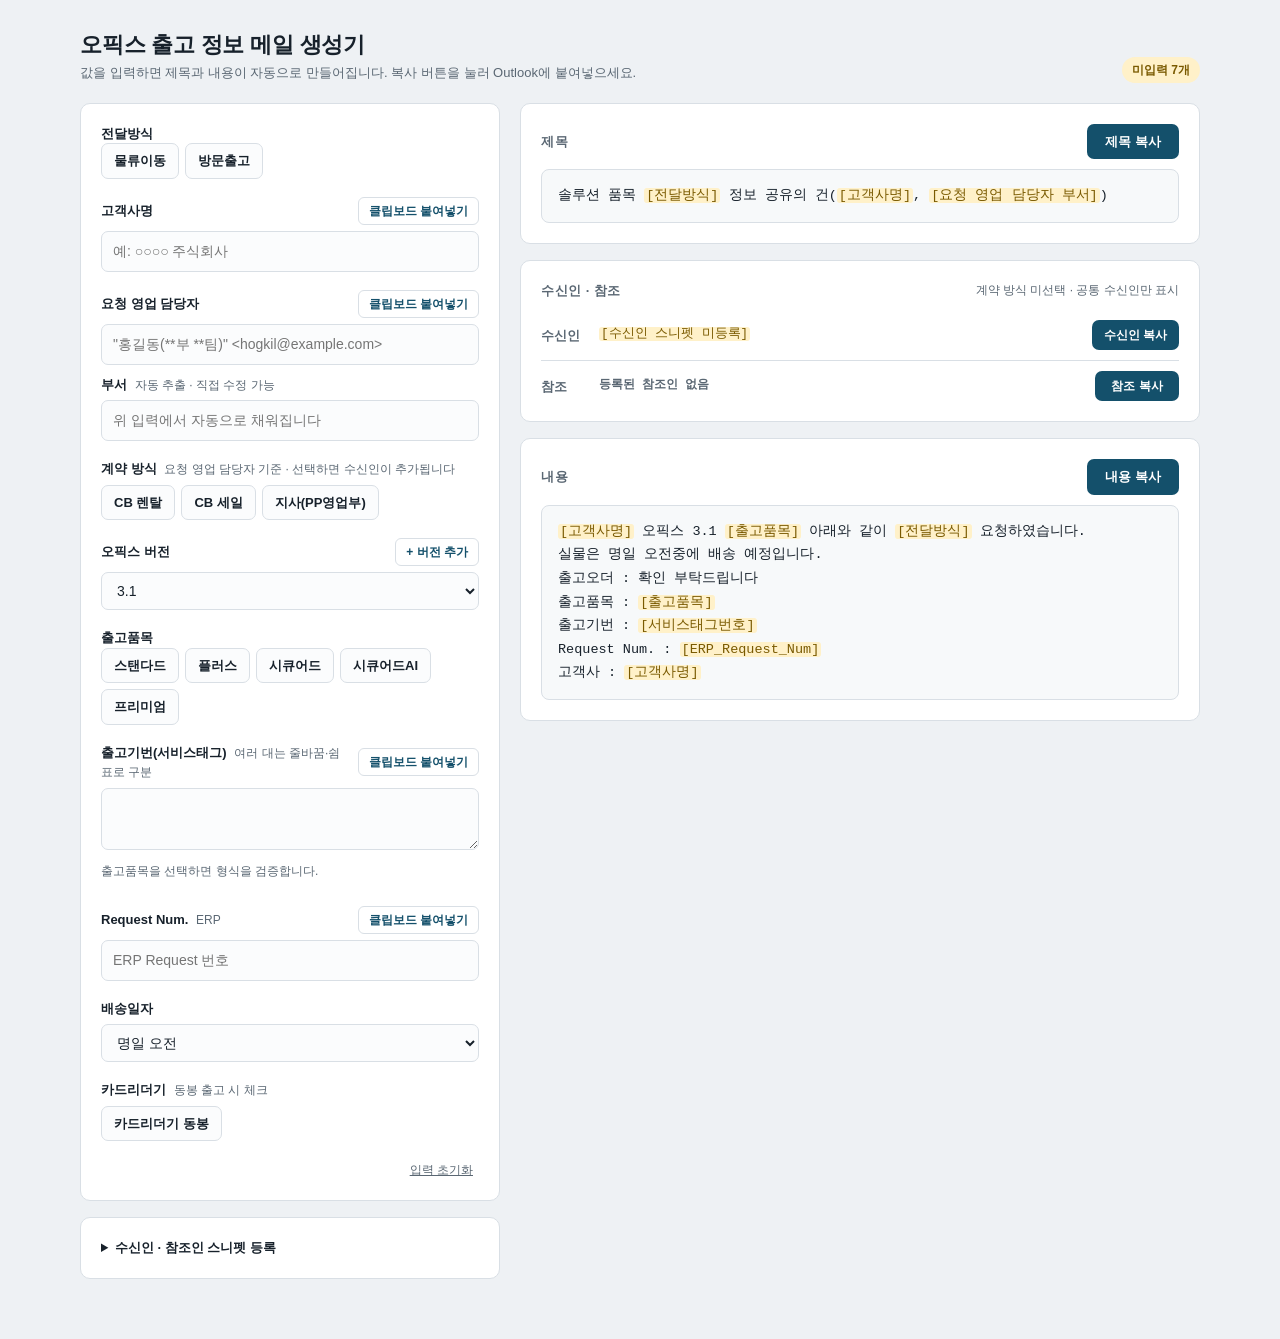
<file: index.html>
<!DOCTYPE html>
<html lang="ko">
<head>
<meta charset="UTF-8">
<meta name="viewport" content="width=device-width, initial-scale=1.0">
<title>오픽스 출고 정보 메일 생성기</title>
<link rel="stylesheet" href="css/style.css">
</head>
<body>
<div class="wrap">
  <header>
    <div>
      <h1>오픽스 출고 정보 메일 생성기</h1>
      <div class="sub">값을 입력하면 제목과 내용이 자동으로 만들어집니다. 복사 버튼을 눌러 Outlook에 붙여넣으세요.</div>
    </div>
    <div class="status" id="status"></div>
  </header>

  <div class="layout">
    <!-- 입력 -->
    <div>
      <div class="card">
        <div class="field">
          <div class="lbl">전달방식</div>
          <div class="seg" id="methodSeg"></div>
        </div>

        <div class="field">
          <div class="lbl-row"><label for="cust">고객사명</label><button class="mini" data-paste="cust" type="button">클립보드 붙여넣기</button></div>
          <input type="text" id="cust" placeholder="예: ○○○○ 주식회사" autocomplete="off">
        </div>

        <div class="field">
          <div class="lbl-row"><label for="sales">요청 영업 담당자</label><button class="mini" data-paste="sales" type="button">클립보드 붙여넣기</button></div>
          <input type="text" id="sales" placeholder='"홍길동(**부 **팀)" &lt;hogkil@example.com&gt;' autocomplete="off">
          <div class="lbl-row" style="margin-top:10px"><label for="dept" style="font-weight:600">부서 <span class="hint">자동 추출 · 직접 수정 가능</span></label></div>
          <input type="text" id="dept" placeholder="위 입력에서 자동으로 채워집니다" autocomplete="off">
        </div>

        <div class="field">
          <div class="lbl">계약 방식 <span class="hint">요청 영업 담당자 기준 · 선택하면 수신인이 추가됩니다</span></div>
          <div class="seg" id="contractSeg" style="margin-top:6px"></div>
        </div>

        <div class="field">
          <div class="lbl-row"><label for="ver">오픽스 버전</label><button class="mini" id="addVer" type="button">+ 버전 추가</button></div>
          <select id="ver"></select>
        </div>

        <div class="field">
          <div class="lbl">출고품목</div>
          <div class="seg" id="itemSeg"></div>
        </div>

        <div class="field">
          <div class="lbl-row"><label for="tags">출고기번(서비스태그) <span class="hint">여러 대는 줄바꿈·쉼표로 구분</span></label><button class="mini" data-paste="tags" type="button">클립보드 붙여넣기</button></div>
          <textarea id="tags" spellcheck="false"></textarea>
          <div class="expect" id="expect"></div>
          <div class="tags" id="tagList"></div>
        </div>

        <div class="field">
          <div class="lbl-row"><label for="erp">Request Num. <span class="hint">ERP</span></label><button class="mini" data-paste="erp" type="button">클립보드 붙여넣기</button></div>
          <input type="text" id="erp" placeholder="ERP Request 번호" autocomplete="off" spellcheck="false">
        </div>

        <div class="field">
          <div class="lbl-row"><label for="ship">배송일자</label></div>
          <div class="row">
            <select id="ship">
              <option value="today_am">금일 오전</option>
              <option value="today_pm">금일 오후</option>
              <option value="tom_am" selected>명일 오전</option>
              <option value="tom_pm">명일 오후</option>
              <option value="date">날짜 지정</option>
            </select>
            <input type="date" id="shipDate" class="fit" style="display:none">
          </div>
        </div>

        <div class="field">
          <div class="lbl">카드리더기 <span class="hint">동봉 출고 시 체크</span></div>
          <div class="seg" style="margin-top:6px"><input type="checkbox" id="readerOn"><label for="readerOn">카드리더기 동봉</label></div>
          <div id="readerQtyWrap" style="display:none; margin-top:8px; align-items:center; gap:8px">
            <label for="readerQty" style="margin:0">수량</label>
            <select id="readerQty" style="width:auto; min-width:76px"></select>
            <span>개</span>
          </div>
        </div>

        <div style="text-align:right"><button class="reset" id="reset" type="button">입력 초기화</button></div>
      </div>

      <div class="card">
        <details class="snip" id="snipDetails">
          <summary>수신인 · 참조인 스니펫 등록</summary>
          <p class="snip-note">Outlook 주소록에서 복사한 여러 명을 한 번에 붙여넣으세요. 구분은 세미콜론(;) 또는 줄바꿈이며, 이 PC의 브라우저에 자동 저장됩니다. 아래 "자동 저장 파일"을 연결하면 브라우저를 다시 시작하거나 사이트 데이터를 지워도 파일에서 복원됩니다.<br>예) "홍길동(**부 **팀) &lt;hogkil@example.com&gt;"; "김영희(**부 **팀) &lt;younghee@example.com&gt;";</p>
          <div id="snipBox"></div>
          <div class="snip-tools">
            <button class="mini" id="snipExport" type="button">스니펫 내보내기(백업)</button>
            <button class="mini" id="snipImport" type="button">스니펫 불러오기</button>
          </div>
          <div class="snip-file">
            <div class="snip-tools">
              <button class="mini" id="snipFileBtn" type="button">자동 저장 파일 연결</button>
              <button class="mini" id="snipFileOff" type="button" style="display:none">연결 해제</button>
            </div>
            <div class="snip-file-state" id="snipFileState"></div>
          </div>
        </details>
      </div>
    </div>

    <!-- 출력 -->
    <div>
      <div class="card">
        <div class="out-head"><h2>제목</h2><button class="copy" data-copy="subject" type="button">제목 복사</button></div>
        <pre class="out" id="subjectOut"></pre>
      </div>
      <div class="card">
        <div class="out-head"><h2>수신인 · 참조</h2><span class="rcpt-hint" id="rcptHint"></span></div>
        <div class="rcpt"><div class="k">수신인</div><div class="v" id="toOut"></div><button class="copy sm" data-copy="to" type="button">수신인 복사</button></div>
        <div class="rcpt"><div class="k">참조</div><div class="v" id="ccOut"></div><button class="copy sm" data-copy="cc" type="button">참조 복사</button></div>
      </div>
      <div class="card">
        <div class="out-head"><h2>내용</h2><button class="copy" data-copy="body" type="button">내용 복사</button></div>
        <pre class="out" id="bodyOut"></pre>
      </div>
    </div>
  </div>
</div>
<div id="toast" role="status" aria-live="polite"></div>

<script src="js/config.js"></script>
<script src="js/logic.js"></script>
<script src="js/dom.js"></script>
<script src="js/storage.js"></script>
<script src="js/file-sync.js"></script>
<script src="js/render.js"></script>
<script src="js/snippets-ui.js"></script>
<script src="js/main.js"></script>
</body>
</html>
</file>
<file: css/style.css>
:root {
  --bg: #eef1f4;
  --card: #ffffff;
  --ink: #17212b;
  --ink-2: #5a6773;
  --line: #d9dfe5;
  --brand: #14506b;
  --brand-d: #0e3b50;
  --brand-soft: #e3eff5;
  --ok: #1f7a4d;
  --ok-soft: #e4f3ea;
  --bad: #b3261e;
  --bad-soft: #fbe7e5;
  --warn-soft: #fff1c9;
  --warn-ink: #7a5a00;
  --mono: ui-monospace, 'D2Coding', 'Consolas', 'Malgun Gothic', monospace;
}
* { box-sizing: border-box; }
body {
  margin: 0; background: var(--bg); color: var(--ink);
  font-family: 'Pretendard', 'Noto Sans KR', 'Malgun Gothic', -apple-system, 'Segoe UI', sans-serif;
  font-size: 14px; line-height: 1.5; padding: 28px 18px 60px;
}
.wrap { max-width: 1120px; margin: 0 auto; }
header { margin-bottom: 20px; display: flex; justify-content: space-between; align-items: flex-end; gap: 12px; flex-wrap: wrap; }
h1 { margin: 0; font-size: 22px; letter-spacing: -0.01em; }
.sub { color: var(--ink-2); font-size: 13px; margin-top: 2px; }
.layout { display: grid; grid-template-columns: 420px 1fr; gap: 20px; align-items: start; }
@media (max-width: 920px) { .layout { grid-template-columns: 1fr; } }
.card { background: var(--card); border: 1px solid var(--line); border-radius: 10px; padding: 20px; }
.card + .card { margin-top: 16px; }
.field { margin-bottom: 18px; }
.field:last-child { margin-bottom: 0; }
.lbl-row { display: flex; align-items: center; justify-content: space-between; margin-bottom: 6px; gap: 8px; }
label, .lbl { font-weight: 700; font-size: 13px; }
.hint { font-weight: 400; color: var(--ink-2); font-size: 12px; margin-left: 4px; }
input[type=text], input[type=date], textarea, select {
  width: 100%; padding: 9px 11px; border: 1px solid var(--line); border-radius: 7px;
  font: inherit; color: var(--ink); background: #fbfcfd;
}
textarea { resize: vertical; min-height: 62px; font-family: var(--mono); font-size: 13px; }
input:focus, textarea:focus, select:focus { outline: 2px solid var(--brand); outline-offset: -1px; background: #fff; }
.seg { display: flex; flex-wrap: wrap; gap: 6px; }
.seg input { position: absolute; opacity: 0; pointer-events: none; }
.seg label {
  font-weight: 600; font-size: 13px; padding: 7px 12px; border: 1px solid var(--line);
  border-radius: 7px; cursor: pointer; background: #fbfcfd; user-select: none;
}
.seg input:checked + label { background: var(--brand); border-color: var(--brand); color: #fff; }
.seg input:focus-visible + label { outline: 2px solid var(--brand); outline-offset: 2px; }
.row { display: flex; flex-wrap: wrap; gap: 8px; }
.row > * { flex: 1 1 120px; min-width: 0; }
.row > .fit { flex: 1 1 150px; width: auto; } /* 날짜 입력은 남는 폭만 쓰고 카드 밖으로 넘치지 않게 */
.mini {
  font: inherit; font-size: 12px; font-weight: 600; padding: 4px 10px; border-radius: 6px;
  border: 1px solid var(--line); background: #fff; color: var(--brand); cursor: pointer; white-space: nowrap;
}
.mini:hover { border-color: var(--brand); background: var(--brand-soft); }
.tags { margin-top: 8px; display: flex; flex-direction: column; gap: 4px; }
.chip { font-family: var(--mono); font-size: 12.5px; padding: 4px 8px; border-radius: 6px; display: flex; justify-content: space-between; gap: 8px; }
.chip.ok { background: var(--ok-soft); color: var(--ok); }
.chip.bad { background: var(--bad-soft); color: var(--bad); }
.chip.idle { background: #f0f2f4; color: var(--ink-2); }
.chip span:last-child { font-family: inherit; font-weight: 600; text-align: right; }
.expect { font-size: 12px; color: var(--ink-2); margin-top: 6px; }
.expect code { font-family: var(--mono); background: #f0f2f4; padding: 1px 5px; border-radius: 4px; color: var(--ink); }

.out-head { display: flex; align-items: center; justify-content: space-between; margin-bottom: 10px; gap: 10px; }
.out-head h2 { margin: 0; font-size: 13px; letter-spacing: 0.04em; color: var(--ink-2); text-transform: uppercase; }
.copy {
  font: inherit; font-weight: 700; font-size: 13px; padding: 8px 16px; border-radius: 7px;
  background: var(--brand); color: #fff; border: 0; cursor: pointer; min-width: 92px;
}
.copy:hover { background: var(--brand-d); }
.copy.done { background: var(--ok); }
.out {
  font-family: var(--mono); font-size: 13.5px; white-space: pre-wrap; word-break: break-word;
  background: #f7f9fa; border: 1px solid var(--line); border-radius: 8px; padding: 14px 16px; margin: 0; line-height: 1.75;
}
mark { background: var(--warn-soft); color: var(--warn-ink); border-radius: 3px; padding: 0 2px; }
.status { display: flex; gap: 8px; flex-wrap: wrap; }
.badge { font-size: 12px; font-weight: 700; padding: 4px 10px; border-radius: 20px; }
.badge.ok { background: var(--ok-soft); color: var(--ok); }
.badge.warn { background: var(--warn-soft); color: var(--warn-ink); }
.badge.bad { background: var(--bad-soft); color: var(--bad); }
.reset { font: inherit; font-size: 12px; background: none; border: 0; color: var(--ink-2); cursor: pointer; text-decoration: underline; }
.copy.sm { font-size: 12px; padding: 6px 12px; min-width: 84px; }
.rcpt { display: grid; grid-template-columns: 48px 1fr auto; gap: 10px; align-items: start; padding: 10px 0; }
.rcpt:first-of-type { padding-top: 0; }
.rcpt + .rcpt { border-top: 1px solid var(--line); padding-bottom: 0; }
.rcpt .k { font-weight: 700; font-size: 13px; color: var(--ink-2); padding-top: 6px; }
.rcpt .v { font-family: var(--mono); font-size: 12.5px; word-break: break-word; line-height: 1.7; padding-top: 4px; }
.rcpt .n { color: var(--ink-2); font-family: inherit; font-size: 12px; margin-left: 6px; font-weight: 600; }
.rcpt-hint { font-size: 12px; color: var(--ink-2); }
@media (max-width: 560px) {
  .rcpt { grid-template-columns: 1fr; gap: 6px; }
  .rcpt .k, .rcpt .v { padding-top: 0; }
}
details.snip summary { cursor: pointer; font-weight: 700; font-size: 13px; }
details.snip[open] summary { margin-bottom: 12px; }
.snip-note { font-size: 12px; color: var(--ink-2); margin: 0 0 16px; }
.snip .sl { display: flex; justify-content: space-between; align-items: center; margin-bottom: 6px; gap: 8px; }
.snip .cnt { font-size: 12px; font-weight: 600; color: var(--ink-2); }
.snip .cnt.ok { color: var(--ok); }
.snip .cnt.bad { color: var(--bad); }
.snip textarea { min-height: 78px; font-size: 12px; }
.snip .err { font-size: 12px; color: var(--bad); margin-top: 4px; word-break: break-word; }
.snip-tools { display: flex; gap: 8px; flex-wrap: wrap; }
.snip-file { margin-top: 14px; padding-top: 14px; border-top: 1px solid var(--line); }
.snip-file-state { font-size: 12px; color: var(--ink-2); margin-top: 8px; word-break: break-all; }
.snip-file-state.ok { color: var(--ok); }
.snip-file-state.bad { color: var(--bad); }
#toast {
  position: fixed; left: 50%; bottom: 28px; transform: translateX(-50%) translateY(20px);
  background: var(--ink); color: #fff; padding: 10px 16px; border-radius: 8px; font-size: 13px;
  opacity: 0; transition: .2s; pointer-events: none; max-width: 90vw; z-index: 9;
}
#toast.show { opacity: 1; transform: translateX(-50%) translateY(0); }
@media (prefers-reduced-motion: reduce) { #toast { transition: none; } }
</file>
